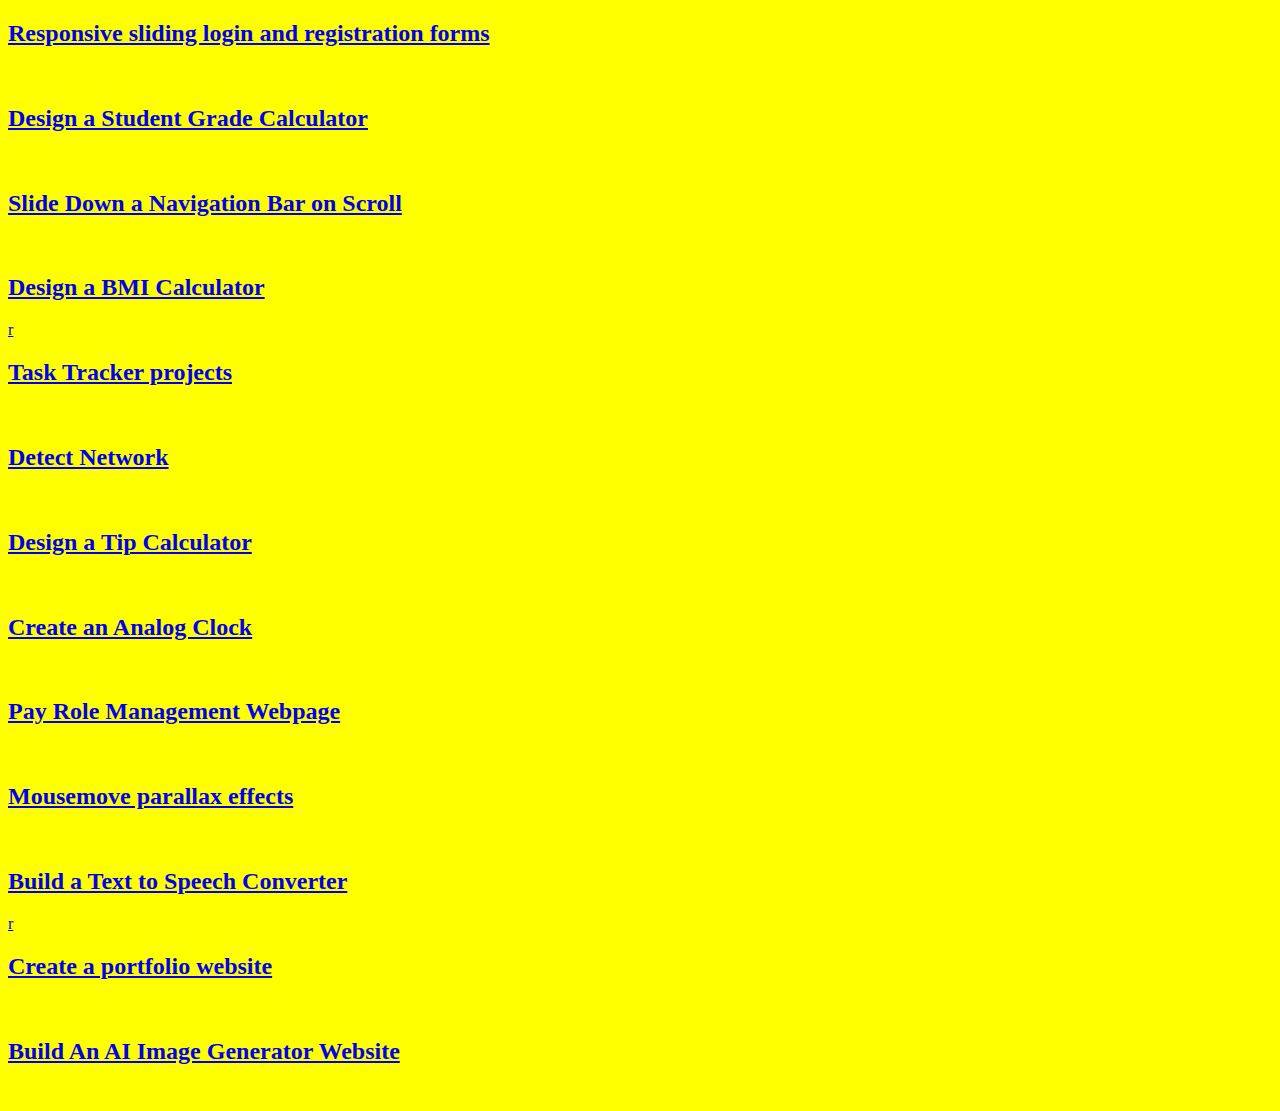
<file: myprojects.html>
<!DOCTYPE html>
<html lang="en">
<head>
    <meta charset="UTF-8">
    <meta name="viewport" content="width=device-width, initial-scale=1.0">
    <title>my projects</title>
</head>
<body bgcolor="yellow">
    <a href="Sliding Login Form.html"><h2>Responsive sliding login and registration forms</h2></a><br>
    <a href="project2.html"><h2>Design a Student Grade Calculator</h2></a><br>
    <a href="project3.html"><h2>Slide Down a Navigation Bar on Scroll</h2></a><br>
    <a href="project4.html"><h2>Design a BMI Calculator</h2>r</a><br>
    <a href="project5.html"><h2>Task Tracker projects</h2></a><br>
    <a href="project6.html"><h2>Detect Network</h2></a><br>
    <a href="project6_b.html"><h2>Design a Tip Calculator</h2></a><br>
    <a href="project7.html"><h2> Create an Analog Clock</h2></a><br>
    <a href="project8.html"><h2>Pay Role Management Webpage</h2></a><br>
    <a href="project9.html"> <h2>Mousemove parallax effects </h2></a><br>
    <a href="project10.html"> <h2>Build a Text to Speech Converter</h2>r</a><br>
    <a href="https://abhinavjeeind.github.io/portfoli/"><h2>Create a portfolio website</h2></a><br>
    <a href="project11.html"><h2>Build An AI Image Generator Website</h2> </a><br>
</body>
</html>
</file>
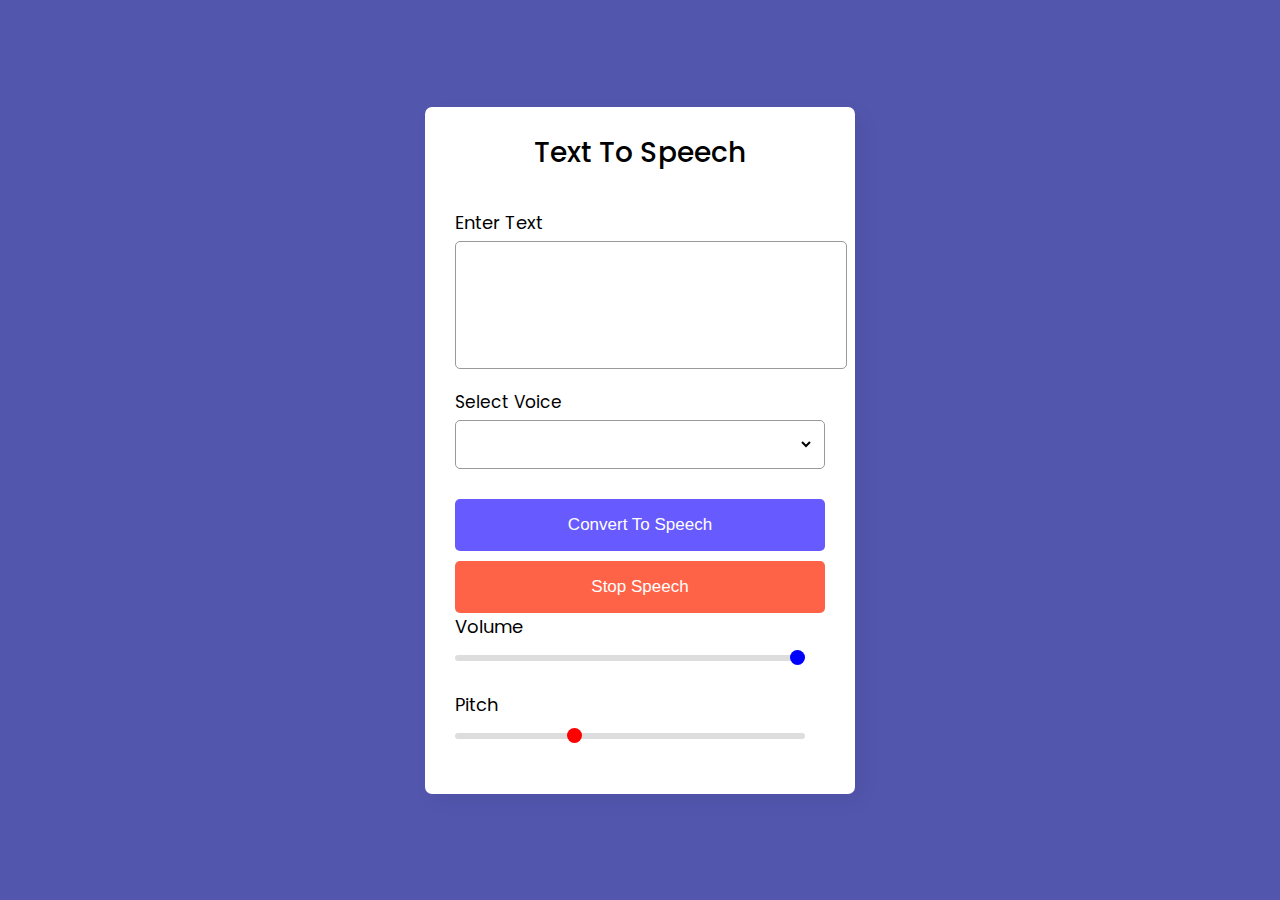
<file: project10.html>
<!DOCTYPE html>
<html lang="en" dir="ltr">
<head>
  <meta charset="utf-8">
  <title>Text To Speech in JavaScript</title>
  <meta name="viewport" content="width=device-width, initial-scale=1.0">
  <style>
    @import url('https://fonts.googleapis.com/css2?family=Poppins:wght@400;500;600;700&display=swap');

    body {
      display: flex;
      align-items: center;
      justify-content: center;
      min-height: 100vh;
      background: #5256AD;
      margin: 0;
      padding: 0;
      box-sizing: border-box;
      font-family: 'Poppins', sans-serif;
    }

    ::selection {
      color: #fff;
      background: #5256AD;
    }

    .wrapper {
      width: 370px;
      padding: 25px 30px;
      border-radius: 7px;
      background: #fff;
      box-shadow: 7px 7px 20px rgba(0,0,0,0.05);
    }

    .wrapper header {
      font-size: 28px;
      font-weight: 500;
      text-align: center;
    }

    .wrapper form {
      margin: 35px 0 20px;
    }

    .wrapper form .row {
      display: flex;
      margin-bottom: 20px;
      flex-direction: column;
    }

    .wrapper form .row label {
      font-size: 18px;
      margin-bottom: 5px;
    }

    .wrapper form .row:nth-child(2) label {
      font-size: 17px;
    }

    .wrapper form :where(textarea, select, button, input[type="range"]) {
      outline: none;
      width: 100%;
      height: 100%;
      border: none;
      border-radius: 5px;
    }

    .wrapper form .row textarea {
      resize: none;
      height: 110px;
      font-size: 15px;
      padding: 8px 10px;
      border: 1px solid #999;
    }

    .wrapper form .row textarea::-webkit-scrollbar {
      width: 0px;
    }

    .wrapper form .row .outer {
      height: 47px;
      display: flex;
      padding: 0 10px;
      align-items: center;
      border-radius: 5px;
      justify-content: center;
      border: 1px solid #999;
    }

    .wrapper form .row select {
      font-size: 14px;
      background: none;
    }

    .wrapper form .row select::-webkit-scrollbar {
      width: 8px;
    }

    .wrapper form .row select::-webkit-scrollbar-track {
      background: #fff;
    }

    .wrapper form .row select::-webkit-scrollbar-thumb {
      background: #888;
      border-radius: 8px;
      border-right: 2px solid #ffffff;
    }

    .wrapper form button {
      height: 52px;
      color: #fff;
      font-size: 17px;
      cursor: pointer;
      margin-top: 10px;
      background: #675AFE;
      transition: 0.3s ease;
    }

    .wrapper form button:hover {
      background: #4534fe;
    }

    /* Additional styles for new buttons */
    .wrapper form button.stop {
      background: #FF6347; /* Red color */
    }

    .wrapper form input[type="range"] {
      width: calc(100% - 20px);
      -webkit-appearance: none;
      appearance: none;
      height: 6px;
      border-radius: 5px;
      background: #ddd;
      outline: none;
      margin: 10px 0;
    }

    .wrapper form input[type="range"].volume::-webkit-slider-thumb {
      -webkit-appearance: none;
      appearance: none;
      width: 15px;
      height: 15px;
      border-radius: 50%;
      background: #00f; /* Blue color */
      cursor: pointer;
    }

    .wrapper form input[type="range"].pitch::-webkit-slider-thumb {
      -webkit-appearance: none;
      appearance: none;
      width: 15px;
      height: 15px;
      border-radius: 50%;
      background: #f00; /* Red color */
      cursor: pointer;
    }

    @media(max-width: 400px){
      .wrapper{
        max-width: 345px;
        width: 100%;
      }
    }
  </style>
</head>
<body>
<div class="wrapper">
  <header>Text To Speech</header>
  <form action="#">
    <div class="row">
      <label>Enter Text</label>
      <textarea></textarea>
    </div>
    <div class="row">
      <label>Select Voice</label>
      <div class="outer">
        <select></select>
      </div>
    </div>
    <button>Convert To Speech</button>
    <button class="stop">Stop Speech</button> <!-- Stop Button -->
    <div class="row">
      <label>Volume</label>
      <input type="range" class="volume" min="0" max="1" step="0.1" value="1"> <!-- Slider for Volume -->
    </div>
    <div class="row">
      <label>Pitch</label>
      <input type="range" class="pitch" min="0.5" max="2" step="0.1" value="1"> <!-- Slider for Pitch -->
    </div>
  </form>
</div>

<script>
  const textarea = document.querySelector("textarea"),
    voiceList = document.querySelector("select"),
    speechBtn = document.querySelector("button"),
    stopBtn = document.querySelector(".stop"),
    volumeSlider = document.querySelector(".volume"),
    pitchSlider = document.querySelector(".pitch");

  let synth = window.speechSynthesis,
    isSpeaking = true;

  voices();

  function voices() {
    for (let voice of synth.getVoices()) {
      let selected = voice.name === "Google US English" ? "selected" : "";
      let option = `<option value="${voice.name}" ${selected}>${voice.name} (${voice.lang})</option>`;
      voiceList.insertAdjacentHTML("beforeend", option);
    }
  }

  synth.addEventListener("voiceschanged", voices);

  function textToSpeech(text) {
    let utterance = new SpeechSynthesisUtterance(text);
    for (let voice of synth.getVoices()) {
      if (voice.name === voiceList.value) {
        utterance.voice = voice;
      }
    }
    utterance.volume = parseFloat(volumeSlider.value);
    utterance.pitch = parseFloat(pitchSlider.value);
    synth.speak(utterance);
  }

  speechBtn.addEventListener("click", e => {
    e.preventDefault();
    if (textarea.value !== "") {
      if (!synth.speaking) {
        textToSpeech(textarea.value);
      }
      if (textarea.value.length > 80) {
        setInterval(() => {
          if (!synth.speaking && !isSpeaking) {
            isSpeaking = true;
            speechBtn.innerText = "Convert To Speech";
          } else {
          }
        }, 500);
        if (isSpeaking) {
          synth.resume();
          isSpeaking = false;
          speechBtn.innerText = "Pause Speech";
        } else {
          synth.pause();
          isSpeaking = true;
          speechBtn.innerText = "Resume Speech";
        }
      } else {
        speechBtn.innerText = "Convert To Speech";
      }
    }
  });

  stopBtn.addEventListener("click", () => {
    synth.cancel();
  });

  volumeSlider.addEventListener("input", () => {
    textToSpeech(textarea.value);
  });

  pitchSlider.addEventListener("input", () => {
    textToSpeech(textarea.value);
  });
</script>
</body>
</html>
</file>
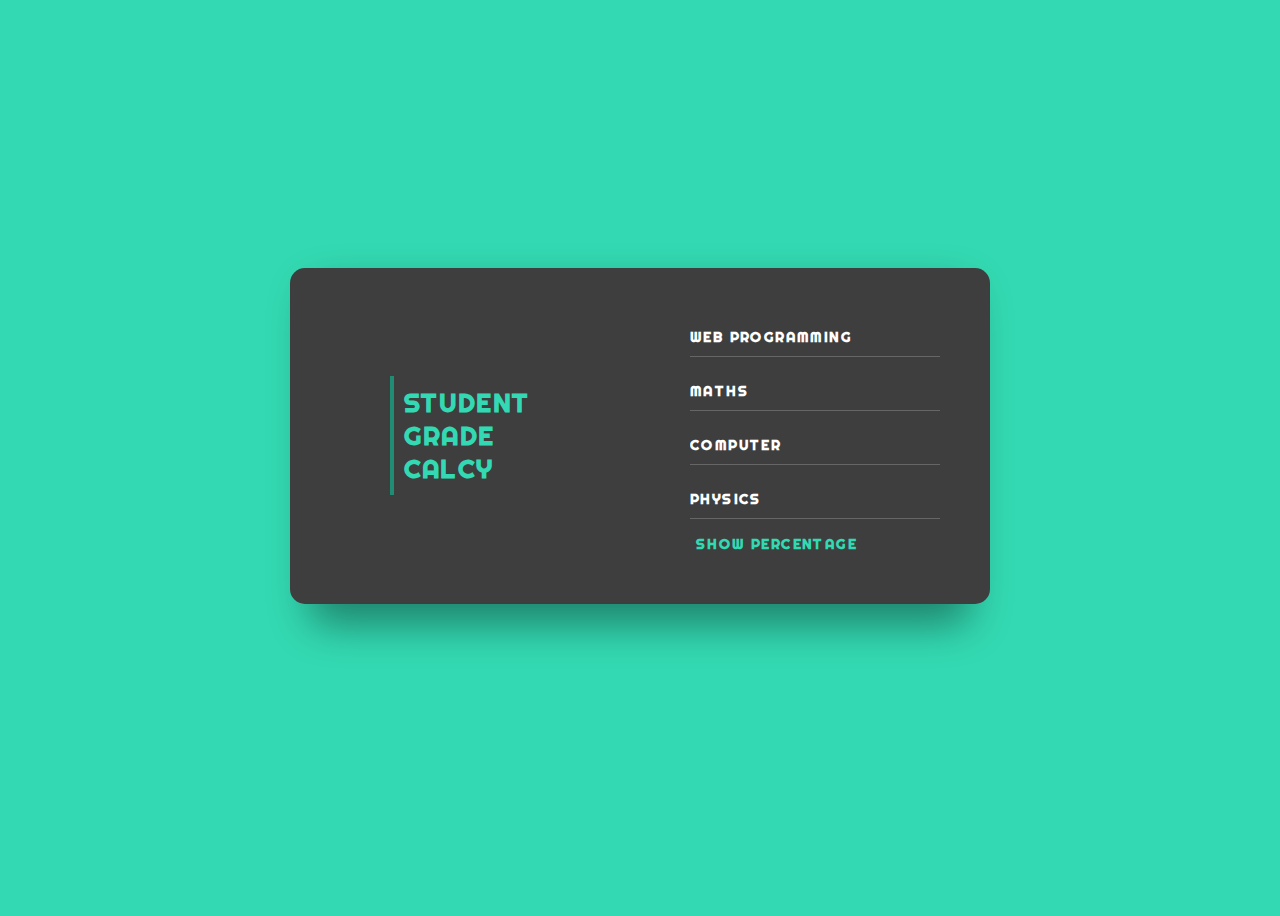
<file: project2.html>
<!DOCTYPE html>
<html>
<head>
  <title>Student Grade Calculator</title>
  <link href="https://fonts.googleapis.com/css?family=Righteous&display=swap" rel="stylesheet">
  <link rel="stylesheet" href="https://cdnjs.cloudflare.com/ajax/libs/animate.css/3.7.2/animate.min.css">
  <style>
    body {
      background: #33d9b2;
      font-size: 12px;
    }

    body, button, input {
      font-family: 'Righteous', cursive;
      font-weight: 700;
      letter-spacing: 1.4px;
    }

    .background {
      display: flex;
      min-height: 100vh;
    }

    .container {
      flex: 0 1 700px;
      margin: auto;
      padding: 10px;
    }

    .screen {
      position: relative;
      background: #3e3e3e;
      border-radius: 15px;
    }

    .screen:after {
      content: '';
      display: block;
      position: absolute;
      top: 0;
      left: 20px;
      right: 20px;
      bottom: 0;
      border-radius: 15px;
      box-shadow: 0 20px 40px rgba(0, 0, 0, .4);
      z-index: -1;
    }

    .screen-body {
      display: flex;
    }

    .screen-body-item {
      flex: 1;
      padding: 50px;
    }

    .screen-body-item.left {
      display: flex;
      flex-direction: column;
      justify-content: center;
      align-items: center;
    }

    .app-title {
      display: flex;
      justify-content: center;
      align-items: center;
      color: #33d9b2;
      font-size: 26px;
      text-transform: uppercase;
      border-left: 4px solid #218c74;
      padding: 10px;
    }

    .app-form-group {
      margin-bottom: 15px;
    }

    .app-form-group.buttons {
      margin-bottom: 0;
      text-align: right;
    }

    .app-form-control {
      width: 100%;
      padding: 10px 0;
      background: none;
      border: none;
      border-bottom: 1px solid #666;
      color: #ddd;
      font-size: 14px;
      text-transform: uppercase;
      outline: none;
      transition: border-color .2s;
    }

    .app-form-control::placeholder {
      color: #FFF;
    }

    .app-form-control:focus {
      border-bottom-color: #ddd;
    }

    .app-form-button {
      background: none;
      border: none;
      color: #33d9b2;
      font-size: 14px;
      cursor: pointer;
      outline: none;
      text-transform: uppercase;
    }

    .app-form-button:hover {
      color: #218c74;
    }

    .showdata {
      text-align: center;
      color: white;
      font-size: 1.2rem;
      padding-top: -10px;
      padding-bottom: 10px;
    }
  </style>
</head>
<body>
  <div class="background">
    <div class="container">
      <div class="screen">
        <div class="screen-body">
          <div class="screen-body-item left">
            <div class="app-title">
              <div class="animated infinite pulse">
                Student <br> Grade <br> Calcy
              </div>
            </div>
          </div>
          <div class="screen-body-item">
            <div class="app-form">
              <div class="app-form-group">
                <input type="text" class="app-form-control" placeholder="Web Programming" id="wd">
              </div>
              <div class="app-form-group">
                <input type="text" class="app-form-control" placeholder="Maths" id="maths">
              </div>
              <div class="app-form-group">
                <input type="text" class="app-form-control" placeholder="Computer" id="comp">
              </div>
              <div class="app-form-group">
                <input type="text" class="app-form-control" placeholder="Physics" id="phy">
              </div>
              <div>
                <input type="button" value="Show Percentage" class="app-form-button" onclick="calcy()">
              </div>
            </div>
          </div>
        </div>
      </div>
      <div class="app-form-group showdata">
        <p id="showData"></p>
      </div>
    </div>
  </div>

  <script>
    const calcy = () => {
      let wd = parseFloat(document.getElementById('wd').value);
      let maths = parseFloat(document.getElementById('maths').value);
      let comp = parseFloat(document.getElementById('comp').value);
      let phy = parseFloat(document.getElementById('phy').value);
      let grades = "";

      let totalGrades = wd + maths + comp + phy;
      let perc = (totalGrades / 400) * 100;

      if (perc >= 80) {
        grades = 'A';
      } else if (perc >= 60) {
        grades = 'B';
      } else if (perc >= 40) {
        grades = 'C';
      } else {
        grades = 'F';
      }

      if (perc >= 40) {
        document.getElementById('showData').innerHTML = `Out of 400 your total is ${totalGrades} and percentage is ${perc}%. Your grade is ${grades}. You passed.`;
      } else {
        document.getElementById('showData').innerHTML = `Out of 400 your total is ${totalGrades} and percentage is ${perc}%. Your grade is ${grades}. You failed.`;
      }
    }
  </script>
</body>
</html>
</file>
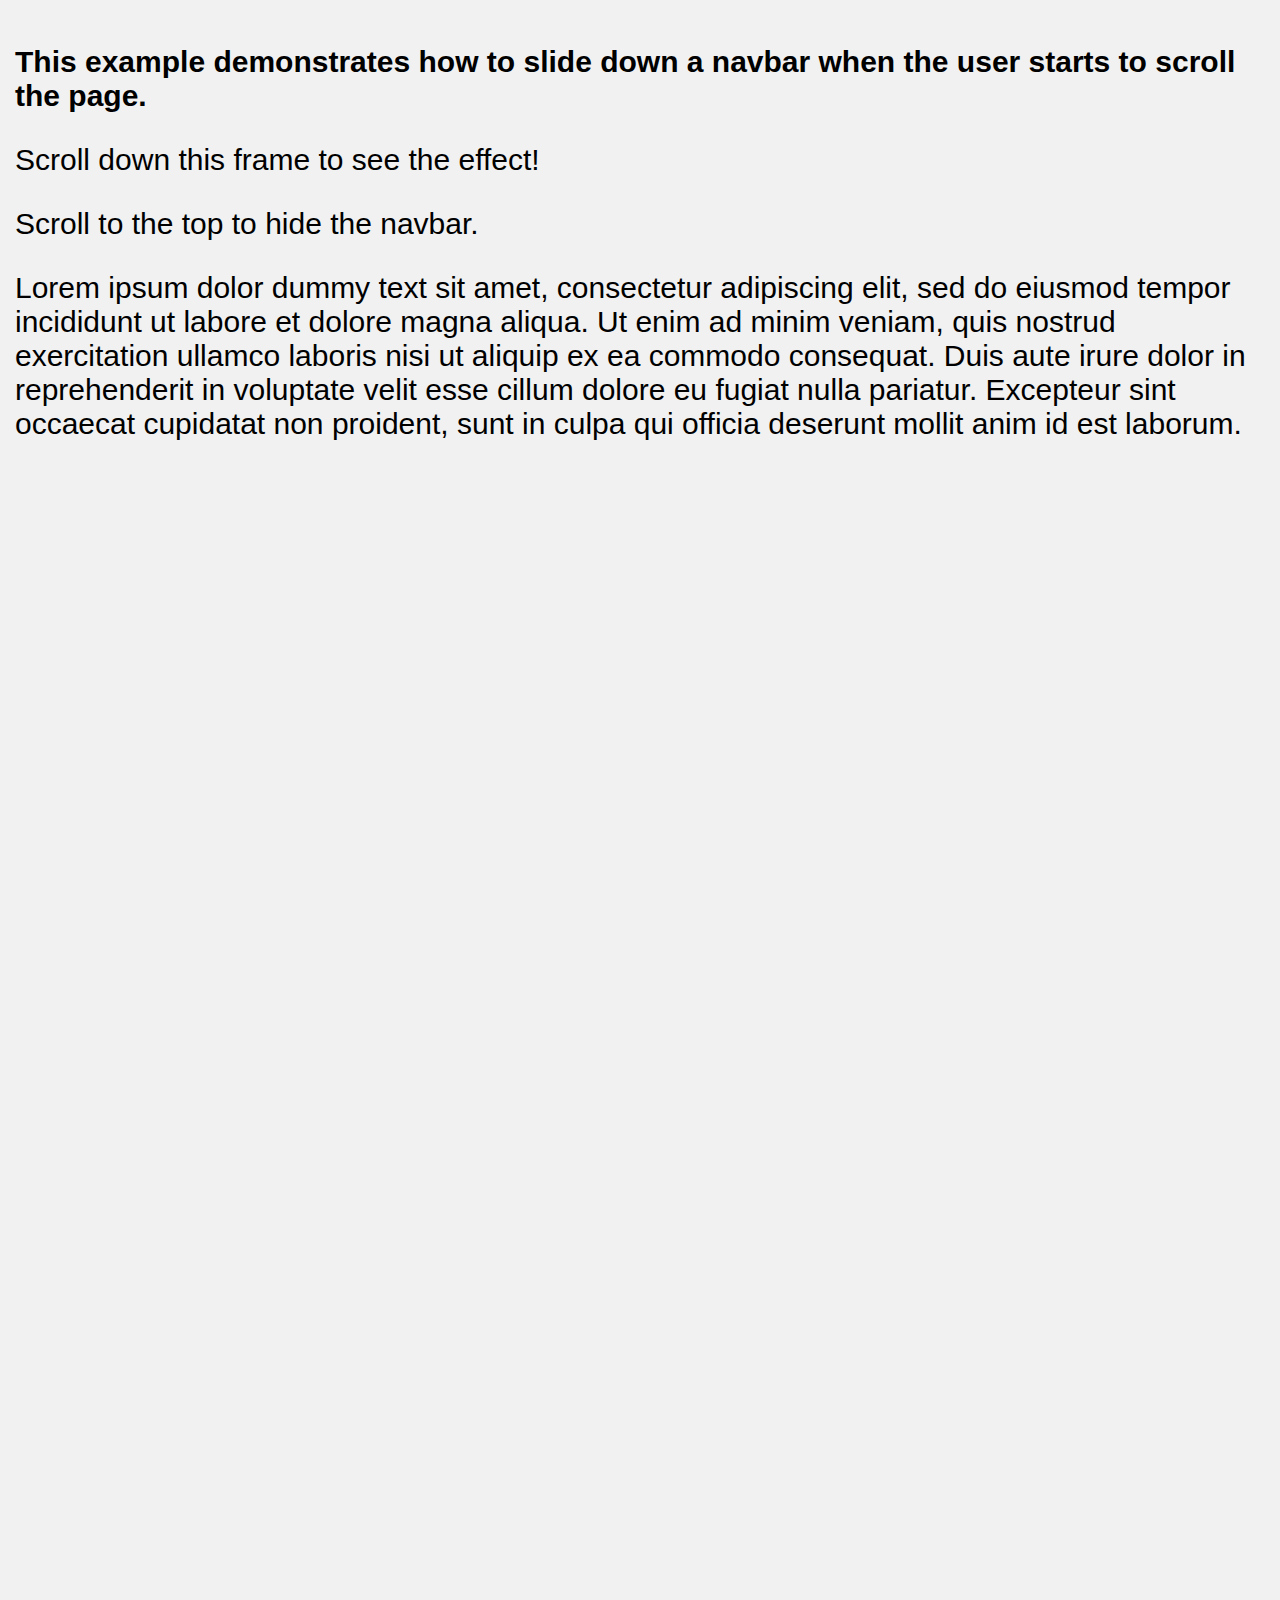
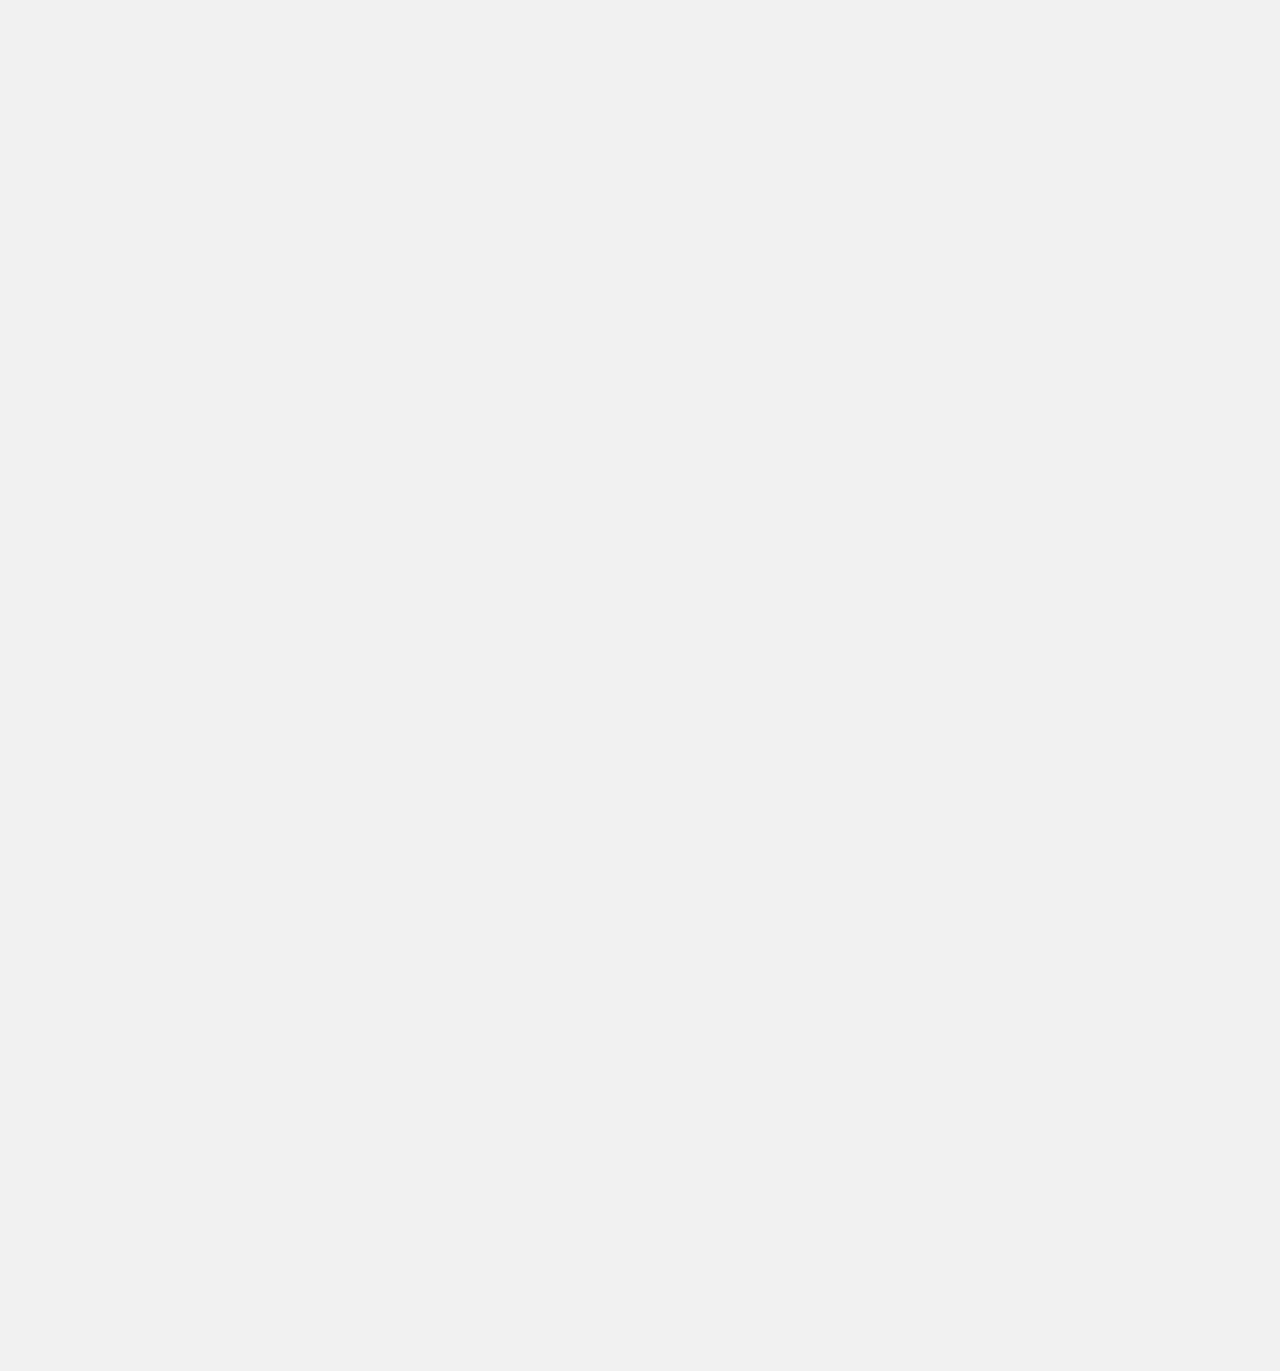
<file: project3.html>
<!DOCTYPE html>
<html>
<head>
<meta name="viewport" content="width=device-width, initial-scale=1">
<style>
body {
  margin: 0;
  background-color: #f1f1f1;
  font-family: Arial, Helvetica, sans-serif;
}

#navbar {
  background-color: #333;
  position: fixed;
  top: -50px;
  width: 100%;
  display: block;
  transition: top 0.3s;
}

#navbar a {
  float: left;
  display: block;
  color: #f2f2f2;
  text-align: center;
  padding: 15px;
  text-decoration: none;
  font-size: 17px;
}

#navbar a:hover {
  background-color: #ddd;
  color: black;
}
</style>
</head>
<body>

<div id="navbar">
  <a href="#home">Home</a>
  <a href="#news">News</a>
  <a href="#contact">Contact</a>
</div>

<div style="padding:15px 15px 2500px;font-size:30px">
  <p><b>This example demonstrates how to slide down a navbar when the user starts to scroll the page.</b></p>
  <p>Scroll down this frame to see the effect!</p>
  <p>Scroll to the top to hide the navbar.</p>
  <p>Lorem ipsum dolor dummy text sit amet, consectetur adipiscing elit, sed do eiusmod tempor incididunt ut labore et dolore magna aliqua. Ut enim ad minim veniam, quis nostrud exercitation ullamco laboris nisi ut aliquip ex ea commodo consequat. Duis aute irure dolor in reprehenderit in voluptate velit esse cillum dolore eu fugiat nulla pariatur. Excepteur sint occaecat cupidatat non proident, sunt in culpa qui officia deserunt mollit anim id est laborum.</p>
</div>

<script>
// When the user scrolls down 20px from the top of the document, slide down the navbar
window.onscroll = function() {scrollFunction()};

function scrollFunction() {
  if (document.body.scrollTop > 20 || document.documentElement.scrollTop > 20) {
    document.getElementById("navbar").style.top = "0";
  } else {
    document.getElementById("navbar").style.top = "-50px";
  }
}
</script>

</body>
</html>
</file>
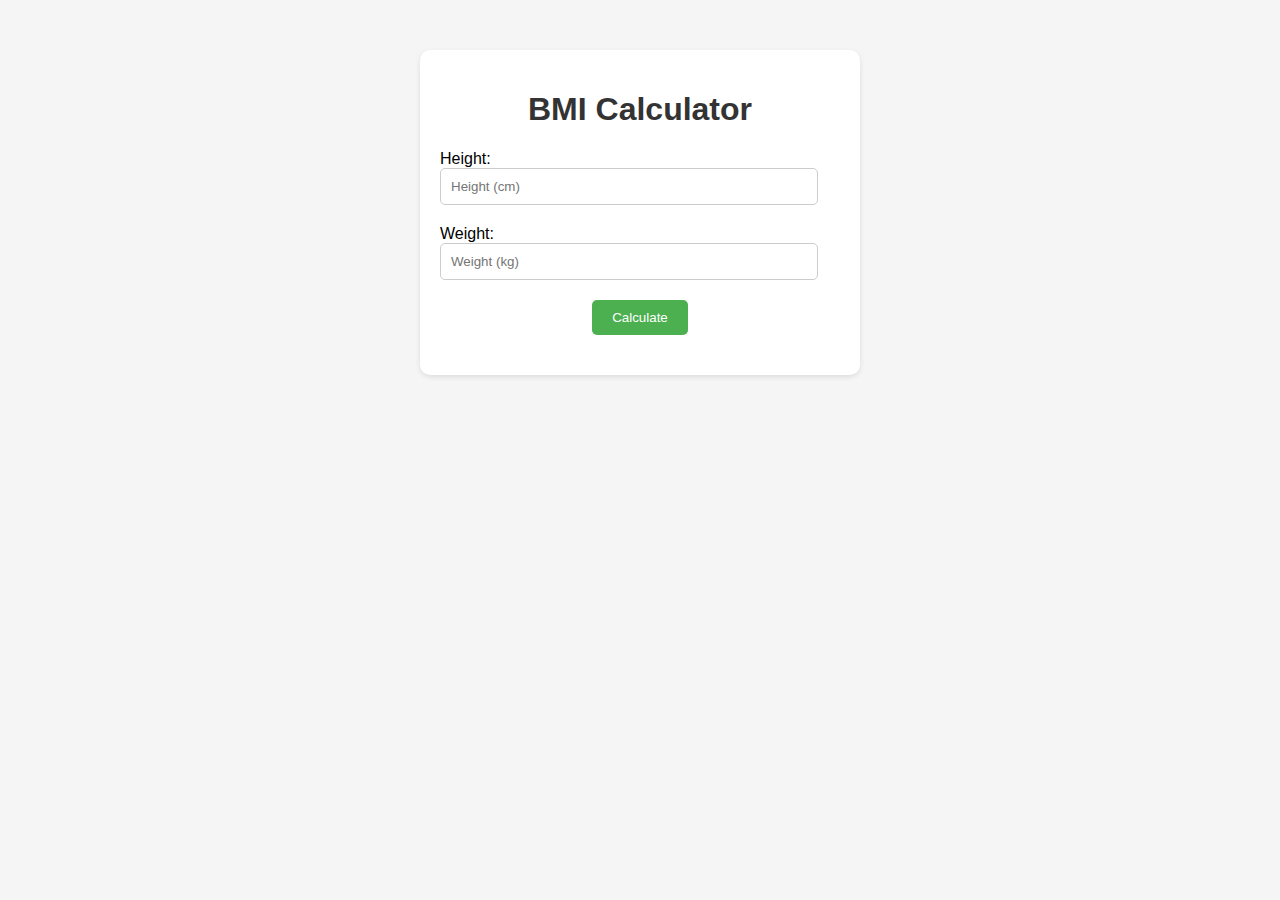
<file: project4.html>
<!DOCTYPE html>
<html lang="en">
<head>
  <meta charset="UTF-8">
  <meta name="viewport" content="width=device-width, initial-scale=1.0">
  <title>BMI Calculator</title>
  <style>
    body {
      background-color: #f5f5f5;
      font-family: Arial, sans-serif;
      margin: 0;
      padding: 0;
    }

    .container {
      max-width: 400px;
      margin: 50px auto;
      padding: 20px;
      background-color: #fff;
      border-radius: 10px;
      box-shadow: 0 2px 5px rgba(0, 0, 0, 0.1);
      text-align: center;
    }

    h1 {
      color: #333;
    }

    .input-container {
      margin-bottom: 20px;
      text-align: left;
    }

    input[type="number"] {
      width: calc(100% - 22px);
      padding: 10px;
      border: 1px solid #ccc;
      border-radius: 5px;
      box-sizing: border-box;
    }

    button {
      background-color: #4caf50;
      color: #fff;
      border: none;
      padding: 10px 20px;
      border-radius: 5px;
      cursor: pointer;
      transition: background-color 0.3s;
    }

    button:hover {
      background-color: #45a049;
    }

    #result {
      margin-top: 20px;
      font-weight: bold;
      color: #333;
    }
  </style>
</head>
<body>
  <div class="container">
    <h1>BMI Calculator</h1>
    <div class="input-container">
      <label for="height">Height:</label>
      <input type="number" id="height" placeholder="Height (cm)">
    </div>
    <div class="input-container">
      <label for="weight">Weight:</label>
      <input type="number" id="weight" placeholder="Weight (kg)">
    </div>
    <button onclick="calculateBMI()">Calculate</button>
    <div id="result"></div>
  </div>

  <script>
    function calculateBMI() {
      var heightInput = document.getElementById("height");
      var weightInput = document.getElementById("weight");
      var resultDiv = document.getElementById("result");

      var height = parseFloat(heightInput.value);
      var weight = parseFloat(weightInput.value);

      if (isNaN(height) || isNaN(weight)) {
        resultDiv.innerHTML = "Please enter valid height and weight.";
        return;
      }

      var bmi = weight / ((height / 100) ** 2);
      var category = "";

      if (bmi < 18.5) {
        category = "Underweight";
      } else if (bmi < 25) {
        category = "Normal weight";
      } else if (bmi < 30) {
        category = "Overweight";
      } else {
        category = "Obese";
      }

      resultDiv.innerHTML = "Your BMI is " + bmi.toFixed(2) + " (" + category + ")";
    }
  </script>
</body>
</html>
</file>
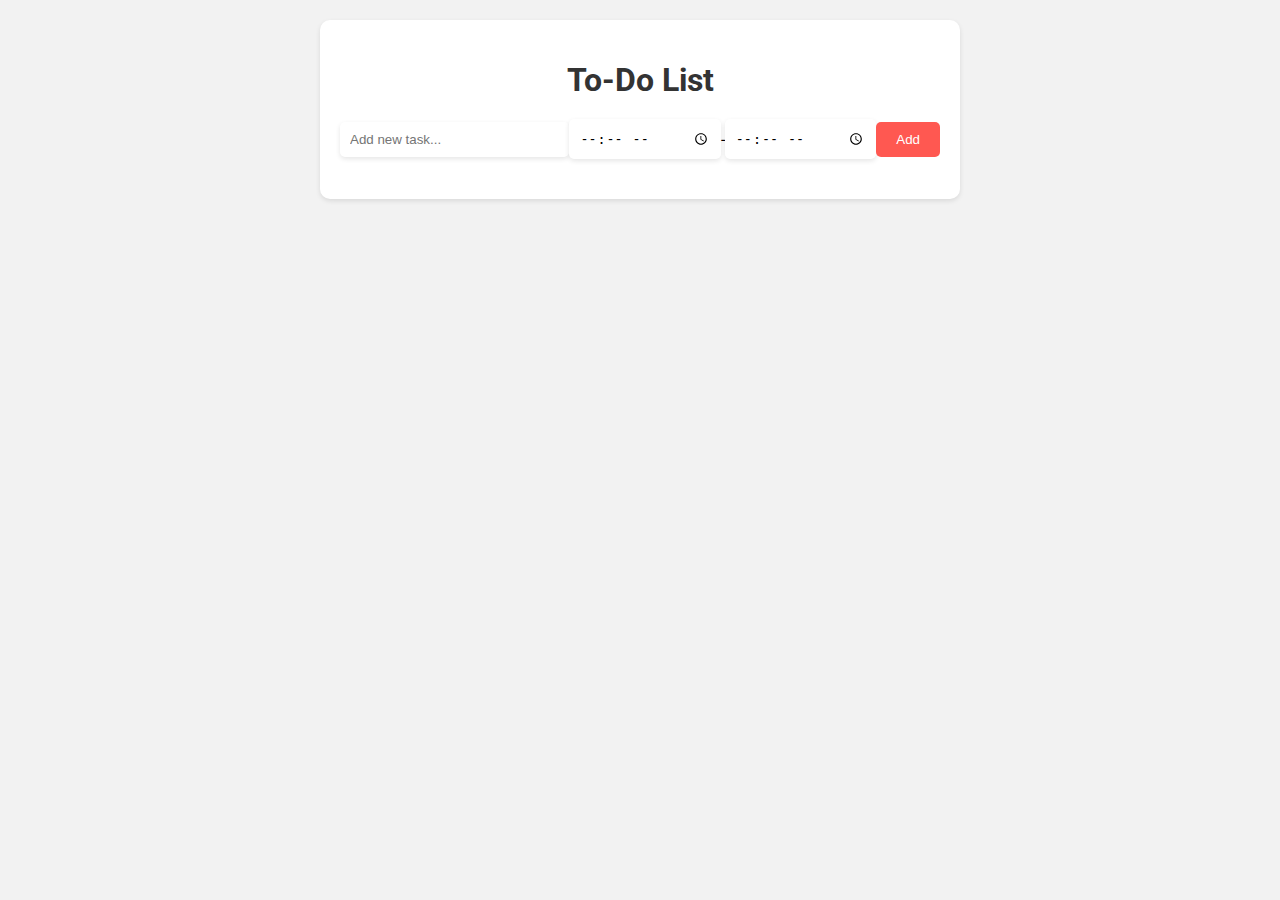
<file: project5.html>
<!DOCTYPE html>
<html>
<head>
    <title>To-Do List Application</title>
    <link href="https://fonts.googleapis.com/css2?family=Roboto:wght@400;700&display=swap" rel="stylesheet">
    <style>
        body {
            font-family: 'Roboto', sans-serif;
            background-color: #f2f2f2;
            margin: 0;
            padding: 0;
        }

        .container {
            max-width: 600px;
            margin: 20px auto;
            padding: 20px;
            background-color: #fff;
            border-radius: 10px;
            box-shadow: 0 2px 5px rgba(0, 0, 0, 0.1);
        }

        h1 {
            text-align: center;
            color: #333;
            margin-bottom: 20px;
        }

        .input-container {
            display: flex;
            align-items: center;
            margin-bottom: 20px;
        }

        input[type="text"],
        input[type="time"] {
            flex-grow: 1;
            padding: 10px;
            border-radius: 5px;
            border: none;
            background-color: #fff;
            box-shadow: 0 2px 5px rgba(0, 0, 0, 0.1);
        }

        button {
            padding: 10px 20px;
            background-color: #ff5851;
            color: #fff;
            border: none;
            border-radius: 5px;
            cursor: pointer;
            transition: background-color 0.3s ease;
        }

        button:hover {
            background-color: #ff403a;
        }

        ul {
            list-style-type: none;
            padding: 0;
        }

        li {
            display: flex;
            align-items: center;
            justify-content: space-between;
            padding: 10px;
            margin-bottom: 10px;
            background-color: #fff;
            border-radius: 5px;
            box-shadow: 0 2px 5px rgba(0, 0, 0, 0.1);
        }

        li:hover {
            background-color: #f2f2f2;
        }

        li span {
            margin-right: 10px;
        }

        li button {
            background-color: transparent;
            border: none;
            color: #888;
            cursor: pointer;
            transition: color 0.3s ease;
        }

        li button:hover {
            color: #333;
        }
    </style>
</head>
<body>
    <div class="container">
        <h1>To-Do List</h1>
        <div class="input-container">
            <input type="text" id="taskInput" placeholder="Add new task...">
            <input type="time" id="startTimeInput">
            <span>-</span>
            <input type="time" id="endTimeInput">
            <button onclick="addTask()">Add</button>
        </div>
        <ul id="taskList"></ul>
    </div>
    <script>
        function addTask() {
            var taskInput = document.getElementById("taskInput");
            var startTimeInput = document.getElementById("startTimeInput");
            var endTimeInput = document.getElementById("endTimeInput");
            var task = taskInput.value;
            var startTime = startTimeInput.value;
            var endTime = endTimeInput.value;
            taskInput.value = "";
            startTimeInput.value = "";
            endTimeInput.value = "";

            if (task === "" || startTime === "" || endTime === "") {
                alert("Please enter a task, start time, and end time!");
                return;
            }

            var taskList = document.getElementById("taskList");
            var li = document.createElement("li");
            var taskSpan = document.createElement("span");
            taskSpan.textContent = task;
            var timeSpan = document.createElement("span");
            timeSpan.textContent = startTime + " - " + endTime;
            var removeButton = document.createElement("button");
            removeButton.textContent = "Remove";
            removeButton.addEventListener("click", function () {
                li.remove();
            });
            li.appendChild(taskSpan);
            li.appendChild(timeSpan);
            li.appendChild(removeButton);
            taskList.appendChild(li);
        }
    </script>
</body>
</html>
</file>
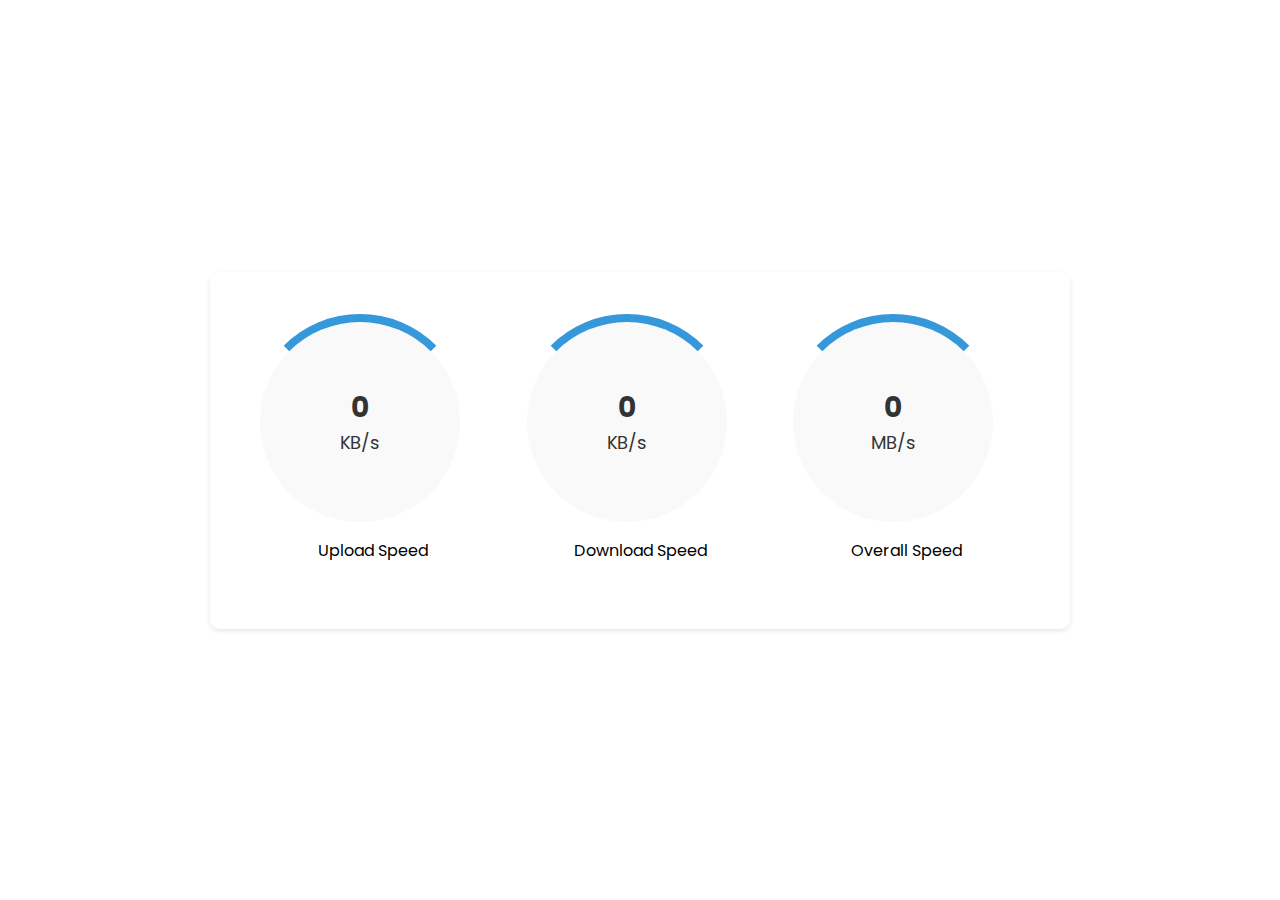
<file: project6.html>
<!DOCTYPE html>
<html lang="en">

<head>
    <meta charset="UTF-8">
    <meta name="viewport" content="width=device-width, initial-scale=1.0">
    <title>Check Internet Speed</title>
    <link href="https://fonts.googleapis.com/css2?family=Poppins:wght@400;500&display=swap" rel="stylesheet">
    <style>
        body {
            font-family: 'Poppins', sans-serif;
            margin: 0;
            padding: 0;
            display: flex;
            justify-content: center;
            align-items: center;
            height: 100vh;
            background-image: url('https://source.unsplash.com/random?topics=nature');
            background-size: cover;
        }

        .container {
            background-color: rgba(255, 255, 255, 0.8);
            border-radius: 10px;
            box-shadow: 0 2px 5px rgba(0, 0, 0, 0.1);
            padding: 30px;
            width: 800px;
            display: flex;
            justify-content: space-between;
            align-items: center;
            transition: background-color 0.5s ease;
        }

        .section {
            text-align: center;
            padding: 20px;
            border-radius: 10px;
            flex: 1;
        }

        .speed-indicator {
            position: relative;
            width: 200px;
            height: 200px;
            border-radius: 50%;
            background: #f9f9f9;
            display: flex;
            align-items: center;
            justify-content: center;
            flex-direction: column;
            font-size: 28px;
            font-weight: bold;
            color: #333;
            transition: transform 1s ease;
        }

        .kbps,
        .mbps {
            font-size: 18px;
            font-weight: normal;
        }

        .speed-increase {
            position: absolute;
            width: 100%;
            height: 100%;
            border-radius: 50%;
            border: 8px solid transparent;
            border-top-color: #3498db;
            animation: spin 1s linear forwards;
        }

        @keyframes spin {
            100% {
                transform: rotate(360deg);
            }
        }
    </style>
</head>

<body>
    <div class="container">
        <div class="section" id="uploadSection">
            <div class="speed-indicator">
                <div class="speed-increase"></div>
                <span id="uploadSpeed">0</span>
                <span class="kbps">KB/s</span>
            </div>
            <p>Upload Speed</p>
        </div>
        <div class="section" id="downloadSection">
            <div class="speed-indicator">
                <div class="speed-increase"></div>
                <span id="downloadSpeed">0</span>
                <span class="kbps">KB/s</span>
            </div>
            <p>Download Speed</p>
        </div>
        <div class="section" id="overallSection">
            <div class="speed-indicator">
                <div class="speed-increase"></div>
                <span id="overallSpeed">0</span>
                <span class="mbps">MB/s</span>
            </div>
            <p>Overall Speed</p>
        </div>
    </div>

    <script>
        let uploadSection = document.getElementById("uploadSection");
        let downloadSection = document.getElementById("downloadSection");
        let overallSection = document.getElementById("overallSection");

        function updateSpeed(speed) {
            document.querySelectorAll(".kbps").forEach(span => {
                span.textContent = speed.toFixed(2) + " KB/s";
            });
            document.querySelectorAll(".mbps").forEach(span => {
                span.textContent = (speed / 1024).toFixed(2) + " MB/s";
            });
            document.querySelectorAll(".speed-increase").forEach(indicator => {
                indicator.style.animation = "none";
            });

            // Change colors after speed detection
            uploadSection.style.backgroundColor = "#f39c12";
            downloadSection.style.backgroundColor = "#27ae60";
            overallSection.style.backgroundColor = "#DAF7A6 ";
        }

        let currentSpeed = 0;
        setTimeout(() => {
            currentSpeed = 500;
            updateSpeed(currentSpeed);
        }, 1000);
    </script>
</body>

</html>
</file>
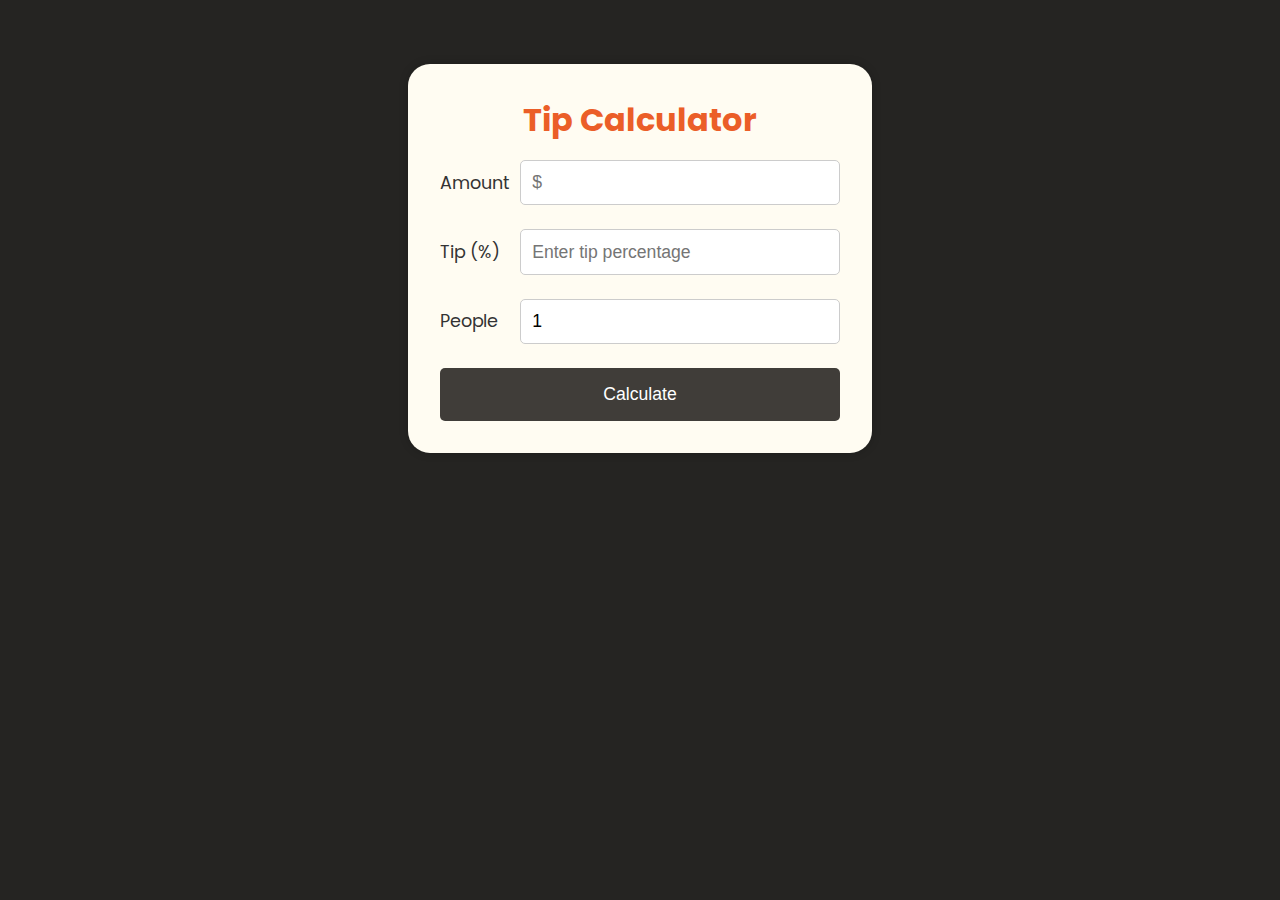
<file: project6_b.html>
<!DOCTYPE html> 
<html lang="en">

<head>
    <meta charset="UTF-8">
    <meta name="viewport" content="width=device-width, initial-scale=1.0">
    <title>Tip Calculator</title>
    <link href="https://fonts.googleapis.com/css2?family=Poppins:wght@400;500&display=swap" rel="stylesheet">
    <style> 
        body {
            font-family: 'Poppins', sans-serif;
            background-color: #252422;
            display: flex;
            align-items: center;
            justify-content: center;
            margin: 0;
            padding: 0;
        }

        .calculator {
            background-color: #fffcf2;
            border-radius: 22px;
            padding: 2rem;
            margin: 4rem 0;
            width: 400px;
            box-shadow: 0 0 10px rgba(0, 0, 0, 0.2);
        }

        .calculator__title {
            color: #eb5e28;
            margin: 0 0 1rem 0;
            text-align: center;
        }

        .field {
            display: flex;
            align-items: center;
            margin-bottom: 1.5rem;
        }

        .field__label {
            flex: 0 0 20%;
            cursor: pointer;
            font-size: 1.1rem;
            color: #333;
        }

        .field__input {
            flex: 1;
            padding: 0.7rem;
            font-size: 1.1rem;
            border-radius: 5px;
            border: 1px solid #ccc;
        }

        .field__input[type="number"]::-webkit-inner-spin-button,
        .field__input[type="number"]::-webkit-outer-spin-button {
            -webkit-appearance: none;
            margin: 0;
        }

        #tip {
            width: 100%;
        }

        #calculate {
            background-color: #403d39;
            color: white;
            border: none;
            padding: 1rem 1.4rem;
            font-size: 1.1rem;
            border-radius: 5px;
            cursor: pointer;
            transition: background-color 0.3s ease;
            width: 100%;
        }

        #calculate:hover {
            background-color: #5e5c59;
        }

        .info {
            display: none;
            font-size: 1.4rem;
            margin-top: 1rem;
        }

        .info__tip,
        .info__total {
            margin-bottom: 0.5rem;
        }

        .info__tip {
            color: #eb5e28;
        }

        .info__total {
            color: #333;
        }
    </style>
</head>

<body>
    <div class="calculator">
        <h1 class="calculator__title">Tip Calculator</h1>
        <div class="field">
            <label for="amount" class="field__label">Amount</label>
            <input type="number" name="amount" id="amount" placeholder="$" class="field__input">
        </div>
        <div class="field">
            <label for="tip" class="field__label">Tip (%)</label>
            <input type="number" name="tip" id="tip" placeholder="Enter tip percentage" class="field__input">
        </div>
        <div class="field">
            <label for="people" class="field__label">People</label>
            <input type="number" value="1" min="1" step="1" id="people" class="field__input">
        </div>
        <button id="calculate">Calculate</button>
        <div class="info">
            <p class="info__tip"></p>
            <p class="info__total"></p>
        </div>
    </div>
    <script>
        window.addEventListener("DOMContentLoaded", () => {
            document.getElementById("calculate").addEventListener("click", () => {
                const amount = parseFloat(document.getElementById("amount").value);

                if (isNaN(amount)) return;

                const tipEl = document.getElementById("tip");
                const tip = Number.parseInt(tipEl.value || 0).toFixed(2);
                const people = Number.parseInt(document.getElementById("people").value);

                const tipInDollars = amount * (tip / 100);
                const subTotal = parseFloat(amount + tipInDollars);
                const total = subTotal / people;

                document.querySelector(".info__tip").innerHTML = `⭐️ Tip: $${parseFloat(tipInDollars).toFixed(2)}`;
                document.querySelector(".info__total").innerHTML = `💰 Total: $${total} ${people > 1 ? "each" : ""}`;
                document.querySelector(".info").style.display = "block";
            });
        });
    </script>
</body>
</html>
</file>
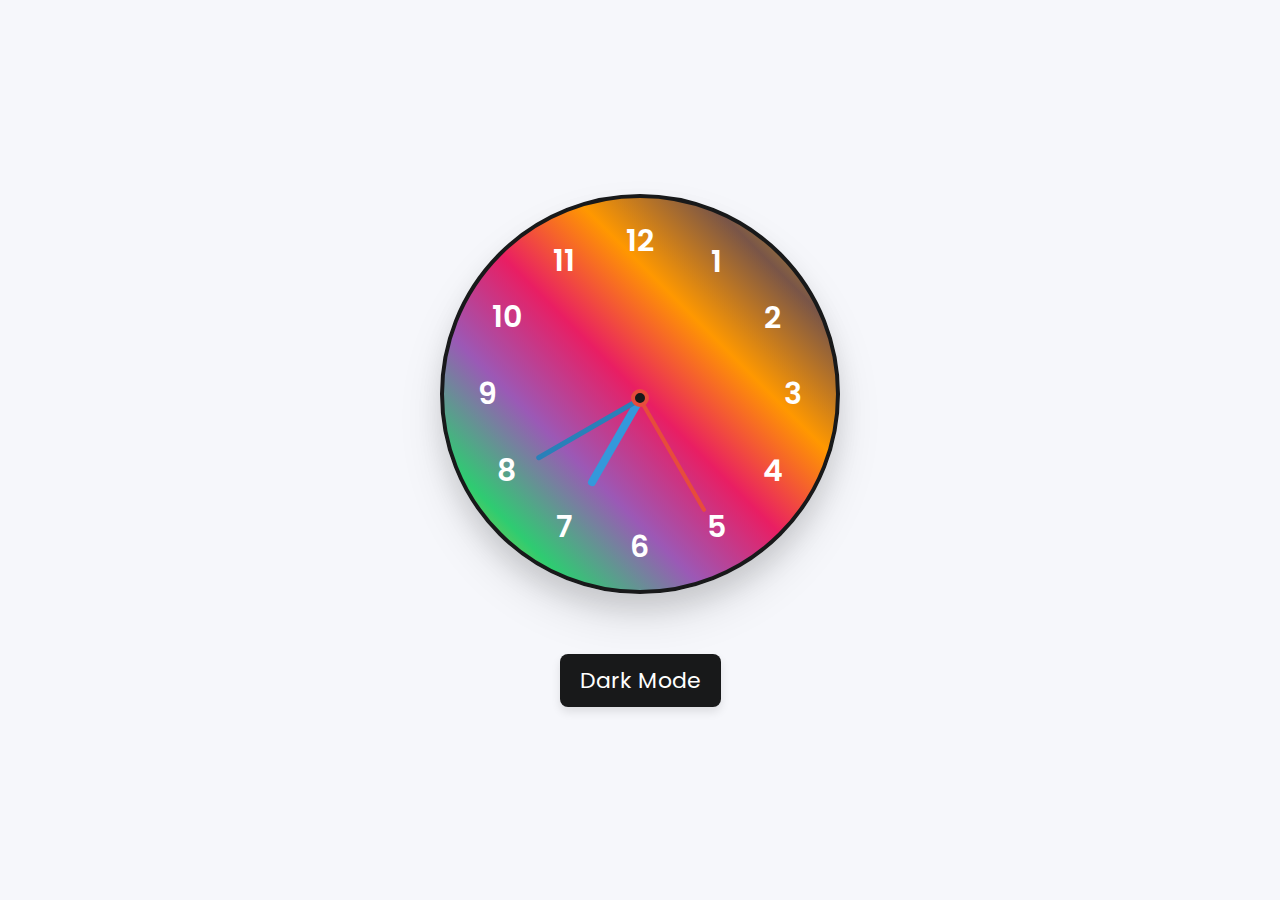
<file: project7.html>
<!DOCTYPE html>
<!-- Coding By CodingNepal - codingnepalweb.com -->
<html lang="en">
<head>
    <meta charset="UTF-8" />
    <meta http-equiv="X-UA-Compatible" content="IE=edge" />
    <meta name="viewport" content="width=device-width, initial-scale=1.0" />
    <title>Analog Clock JavaScript</title>
    <style>
        /* Import Google font - Poppins */
        @import url("https://fonts.googleapis.com/css2?family=Poppins:wght@200;300;400;500;600;700&display=swap");
        * {
            margin: 0;
            padding: 0;
            box-sizing: border-box;
            font-family: "Poppins", sans-serif;
        }
        :root {
            --primary-color: #f6f7fb;
            --white-color: #fff;
            --black-color: #18191a;
            --red-color: #e74c3c;
            --light-blue: #3498db;
            --dark-blue: #2980b9;
            --yellow-color: #f1c40f;
            --green-color: #2ecc71;
            --purple-color: #9b59b6;
            --pink-color: #e91e63;
            --orange-color: #ff9800;
            --brown-color: #795548;
        }
        body {
            display: flex;
            min-height: 100vh;
            align-items: center;
            justify-content: center;
            background: var(--primary-color);
        }
        body.dark {
            --primary-color: #242526;
            --white-color: #18191a;
            --black-color: #fff;
            --red-color: #e74c3c;
            --light-blue: #3498db;
            --dark-blue: #2980b9;
            --yellow-color: #f1c40f;
            --green-color: #2ecc71;
            --purple-color: #9b59b6;
            --pink-color: #e91e63;
            --orange-color: #ff9800;
            --brown-color: #795548;
        }
        .container {
            display: flex;
            flex-direction: column;
            align-items: center;
            gap: 60px;
        }
        .container .clock {
            display: flex;
            height: 400px;
            width: 400px;
            border-radius: 50%;
            align-items: center;
            justify-content: center;
            background: linear-gradient(45deg, var(--yellow-color), var(--green-color), var(--purple-color), var(--pink-color), var(--orange-color), var(--brown-color), var(--yellow-color));
            box-shadow: 0 15px 25px rgba(0, 0, 0, 0.1), 0 25px 45px rgba(0, 0, 0, 0.1);
            position: relative;
            border: 4px solid var(--black-color);
        }
        .clock label {
            position: absolute;
            inset: 20px;
            text-align: center;
            transform: rotate(calc(var(--i) * (360deg / 12)));
            color: var(--white-color);
        }
        .clock label span {
            display: inline-block;
            font-size: 30px;
            font-weight: 600;
            color: var(--white-color);
            transform: rotate(calc(var(--i) * (-360deg / 12)));
        }
        .container .indicator {
            position: absolute;
            height: 10px;
            width: 10px;
            display: flex;
            justify-content: center;
        }
        .indicator::before {
            content: "";
            position: absolute;
            height: 100%;
            width: 100%;
            border-radius: 50%;
            z-index: 100;
            background: var(--black-color);
            border: 4px solid var(--red-color);
        }
        .indicator .hand {
            position: absolute;
            height: 130px;
            width: 4px;
            bottom: 0;
            border-radius: 25px;
            transform-origin: bottom;
            background: var(--red-color);
        }
        .hand.minute {
            height: 120px;
            width: 5px;
            background: var(--dark-blue);
        }
        .hand.hour {
            height: 100px;
            width: 8px;
            background: var(--light-blue);
        }
        .mode-switch {
            padding: 10px 20px;
            border-radius: 8px;
            font-size: 22px;
            font-weight: 400;
            display: inline-block;
            color: var(--white-color);
            background: var(--black-color);
            box-shadow: 0 5px 10px rgba(0, 0, 0, 0.1);
            cursor: pointer;
        }
    </style>
</head>
<body>
    <div class="container">
        <div class="clock">
            <label style="--i: 1"><span>1</span></label>
            <label style="--i: 2"><span>2</span></label>
            <label style="--i: 3"><span>3</span></label>
            <label style="--i: 4"><span>4</span></label>
            <label style="--i: 5"><span>5</span></label>
            <label style="--i: 6"><span>6</span></label>
            <label style="--i: 7"><span>7</span></label>
            <label style="--i: 8"><span>8</span></label>
            <label style="--i: 9"><span>9</span></label>
            <label style="--i: 10"><span>10</span></label>
            <label style="--i: 11"><span>11</span></label>
            <label style="--i: 12"><span>12</span></label>

            <div class="indicator">
                <span class="hand hour"></span>
                <span class="hand minute"></span>
                <span class="hand second"></span>
            </div>
        </div>

        <div class="mode-switch">Dark Mode</div>
    </div>
    <script>
        // Get references to DOM elements
        const body = document.querySelector("body"),
        hourHand = document.querySelector(".hour"),
        minuteHand = document.querySelector(".minute"),
        secondHand = document.querySelector(".second"),
        modeSwitch = document.querySelector(".mode-switch");

        // check if the mode is already set to "Dark Mode" in localStorage
        if (localStorage.getItem("mode") === "Dark Mode") {
        // add "dark" class to body and set modeSwitch text to "Light Mode"
        body.classList.add("dark");
        modeSwitch.textContent = "Light Mode";
        }

        // add a click event listener to modeSwitch
        modeSwitch.addEventListener("click", () => {
        // toggle the "dark" class on the body element
        body.classList.toggle("dark");
        // check if the "dark" class is currently present on the body element
        const isDarkMode = body.classList.contains("dark");
        // set modeSwitch text based on "dark" class presence
        modeSwitch.textContent = isDarkMode ? "Light Mode" : "Dark Mode";
        // set localStorage "mode" item based on "dark" class presence
        localStorage.setItem("mode", isDarkMode ? "Dark Mode" : "Light Mode");
        });

        const updateTime = () => {
        // Get current time and calculate degrees for clock hands
        let date = new Date(),
            secToDeg = (date.getSeconds() / 60) * 360,
            minToDeg = (date.getMinutes() / 60) * 360,
            hrToDeg = (date.getHours() / 12) * 360;

        // Rotate the clock hands to the appropriate degree based on the current time
        secondHand.style.transform = `rotate(${secToDeg}deg)`;
        minuteHand.style.transform = `rotate(${minToDeg}deg)`;
        hourHand.style.transform = `rotate(${hrToDeg}deg)`;
        };

        // call updateTime to set clock hands every second
        setInterval(updateTime, 1000);

        //call updateTime function on page load
        updateTime();
    </script>
</body>
</html>
</file>
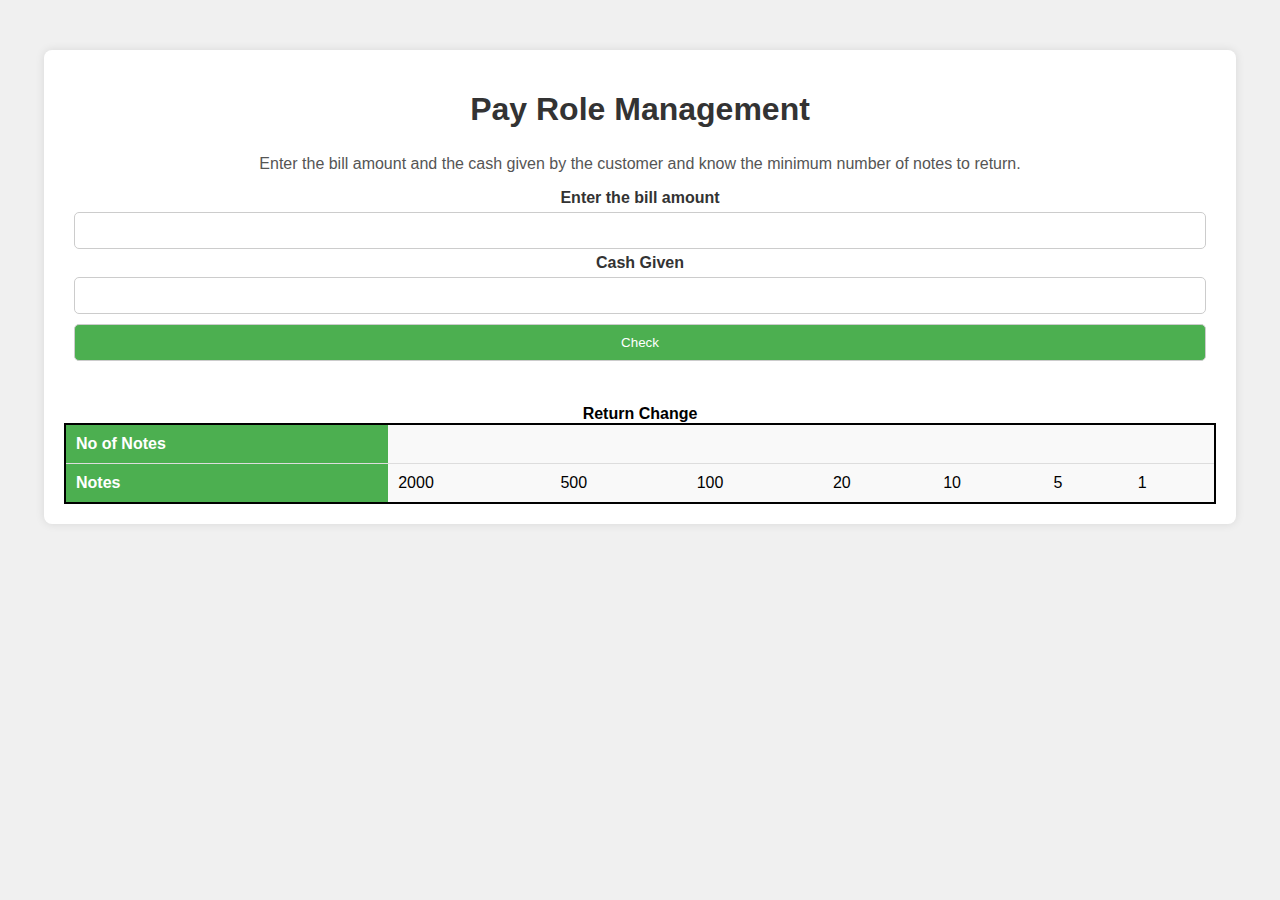
<file: project8.html>
<!DOCTYPE html>
<html lang="en">

<head>
    <meta charset="UTF-8">
    <meta http-equiv="X-UA-Compatible" content="IE=edge">
    <meta name="viewport" content="width=device-width, initial-scale=1.0">
    <title>Pay Role Management</title>
    <style>
        body {
            font-family: Arial, sans-serif;
            background-color: #f0f0f0;
            margin: 0;
            padding: 0;
        }

        .container {
            display: flex;
            flex-direction: column;
            align-items: center;
            justify-content: center;
            width: 90%;
            margin: 50px auto;
            padding: 20px;
            background-color: #ffffff;
            border-radius: 8px;
            box-shadow: 0 0 10px rgba(0, 0, 0, 0.1);
        }

        h1 {
            text-align: center;
            color: #333;
        }

        p.description {
            text-align: center;
            margin-top: 5px;
            color: #555;
        }

        label {
            font-weight: bold;
            color: #333;
        }

        input, select, button {
            width: calc(100% - 20px);
            padding: 10px;
            margin: 5px 0;
            box-sizing: border-box;
            border: 1px solid #ccc;
            border-radius: 5px;
        }

        button {
            background-color: #4caf50;
            color: white;
            cursor: pointer;
        }

        button:hover {
            background-color: #45a049;
        }

        .error-message {
            color: red;
            font-size: 14px;
            margin-top: 5px;
        }

        .table {
            width: 100%;
            margin-top: 20px;
            border-collapse: collapse;
            border: 2px solid black;
        }

        th, td {
            padding: 10px;
            text-align: left;
            border-bottom: 1px solid #ddd;
        }

        th {
            background-color: #4caf50;
            color: white;
        }

        td {
            background-color: #f9f9f9;
        }

        @media screen and (max-width: 600px) {
            .container {
                width: 90%;
            }
        }
    </style>
</head>

<body>
    <div class="container">
        <h1>Pay Role Management</h1>
        <p class="description">Enter the bill amount and the cash given by the customer and know the minimum number of notes to return.</p>

        <label for="input-bill">Enter the bill amount</label>
        <input class="input-bill" id="bill" type="number">

        <label for="cash-given">Cash Given</label>
        <input class="cash-given" id="cash" type="number">

        <button class="check-btn" id="btn">Check</button>

        <p id="error" class="error-message"></p>

        <table class="table">
            <caption><strong>Return Change</strong></caption>
            <tr>
                <th class="row">No of Notes</th>
                <td class="no-of-notes"></td>
                <td class="no-of-notes"></td>
                <td class="no-of-notes"></td>
                <td class="no-of-notes"></td>
                <td class="no-of-notes"></td>
                <td class="no-of-notes"></td>
                <td class="no-of-notes"></td>
            </tr>
            <tr>
                <th class="row">Notes</th>
                <td class="row">2000</td>
                <td class="row">500</td>
                <td class="row">100</td>
                <td class="row">20</td>
                <td class="row">10</td>
                <td class="row">5</td>
                <td class="row">1</td>
            </tr>
        </table>
    </div>

    <script>
        var inputBill = document.getElementById("bill");
        var cashGiven = document.getElementById("cash");
        var checkBtn = document.getElementById("btn");
        var errMsg = document.getElementById("error");
        var noOfNotes = document.querySelectorAll(".no-of-notes");
        var notes = [2000, 500, 100, 20, 10, 5, 1];

        function errorHandle(error) {
            errMsg.textContent = error;
            errMsg.style.display = "block";
        }

        function hideMessage() {
            errMsg.style.display = "none";
        }

        function clickHandler() {
            hideMessage();
            if (inputBill.value < 0) {
                errorHandle("Please enter a positive value for the bill amount.");
                return;
            } else {
                var remaining = cashGiven.value - inputBill.value;
                if (remaining < 0) {
                    errorHandle("Cash given should be greater than or equal to the bill amount.");
                    return;
                } else {
                    for (var i = 0; i < notes.length; i++) {
                        const paisa = Math.trunc(remaining / notes[i]);
                        remaining %= notes[i];
                        noOfNotes[i].textContent = paisa;
                    }
                }
            }
        }

        checkBtn.addEventListener("click", clickHandler);
    </script>
</body>

</html>
</file>
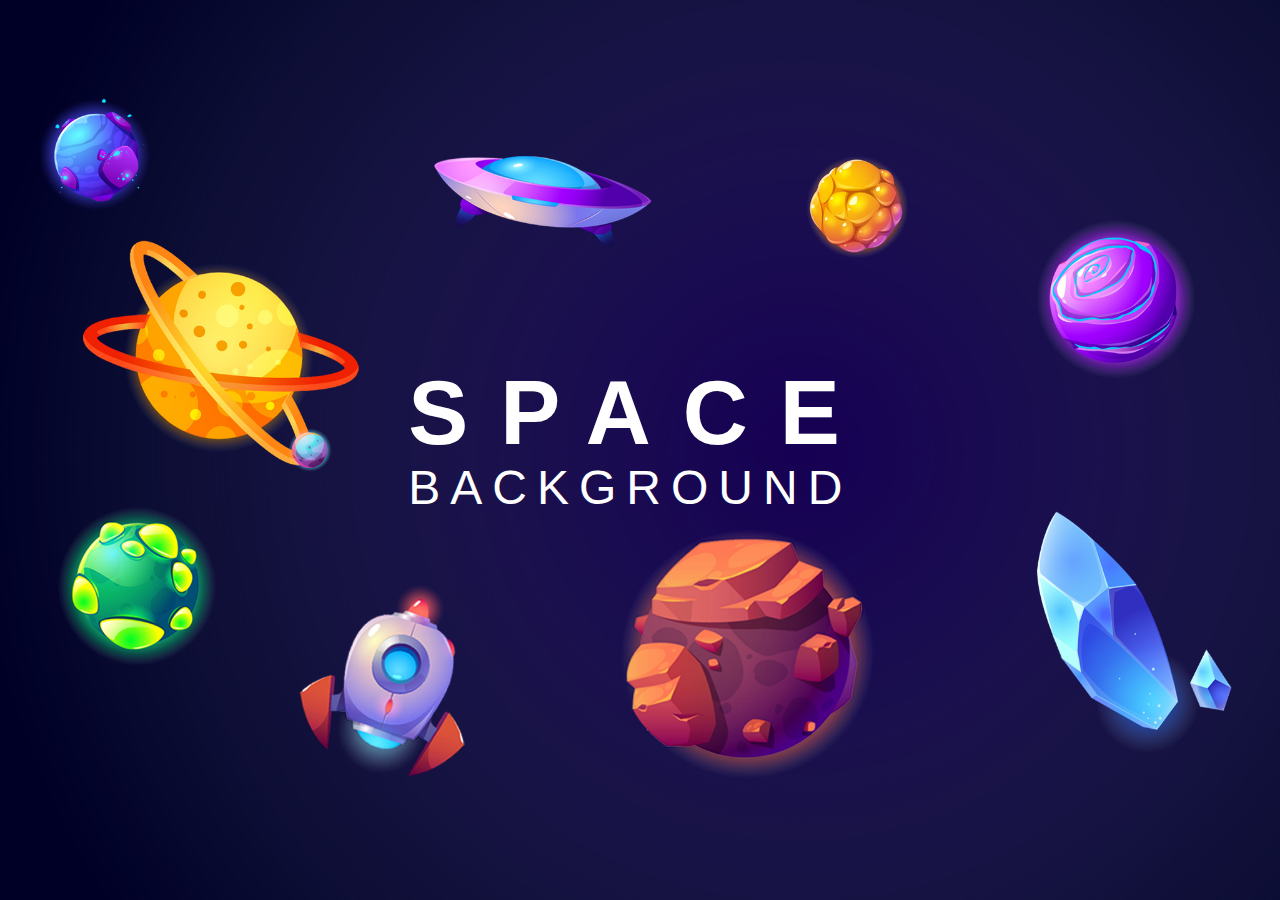
<file: project9.html>
<!DOCTYPE html>
<html lang="en" dir="ltr">
  <head>
    <meta charset="utf-8">
    <meta name="viewport" content="width=device-width, initial-scale=1.0">
    <title>Parallax Mousemove Effect | Change Background Position On Mousemove</title>
    <style>
      *{
  margin: 0;
  padding: 0;
  box-sizing: border-box;
}

body{
  font-family: "Segoe UI", sans-serif;
  background: url(bg.png)no-repeat;
  background-size: cover;
  height: 100vh;
}

.container{
  position: relative;
  width: 100%;
  height: 100%;
  display: flex;
  justify-content: center;
  align-items: center;
  overflow: hidden;
}

.container img{
  position: absolute;
  width: 100%;
  height: 100%;
  top: 0;
  left: 0;
  object-fit: contain;
}

.container h2{
  z-index: 1;
  position: relative;
  color: #fff;
  font-size: 90px;
  text-transform: uppercase;
  font-weight: 900;
  letter-spacing: 32px;
  line-height: 60px;
}

.container h2 span{
  font-size: 48px;
  font-weight: 500;
  letter-spacing: 10px;
}

@media (max-width:800px){
  .container h2{
    font-size: 60px;
    letter-spacing: 19px;
    line-height: 35px;
  }

  .container h2 span{
    font-size: 26px;
  }
}
    </style>
  </head>
  <body>

    <div class="container">
      <h2 class="object" data-value="3">Space<br><span>Background</span></h2>
      <img src="1.png" class="object" data-value="-2" alt="">
      <img src="2.png" class="object" data-value="6" alt="">
      <img src="3.png" class="object" data-value="4" alt="">
      <img src="4.png" class="object" data-value="-6" alt="">
      <img src="5.png" class="object" data-value="8" alt="">
      <img src="6.png" class="object" data-value="-4" alt="">
      <img src="7.png" class="object" data-value="5" alt="">
      <img src="8.png" class="object" data-value="-9" alt="">
      <img src="9.png" class="object" data-value="-5" alt="">
    </div>

    <script type="text/javascript">
    document.addEventListener("mousemove", parallax);
    function parallax(e){
      document.querySelectorAll(".object").forEach(function(move){

        var moving_value = move.getAttribute("data-value");
        var x = (e.clientX * moving_value) / 250;
        var y = (e.clientY * moving_value) / 250;

        move.style.transform = "translateX(" + x + "px) translateY(" + y + "px)";
      });
    }
    </script>

  </body>
</html>
</file>
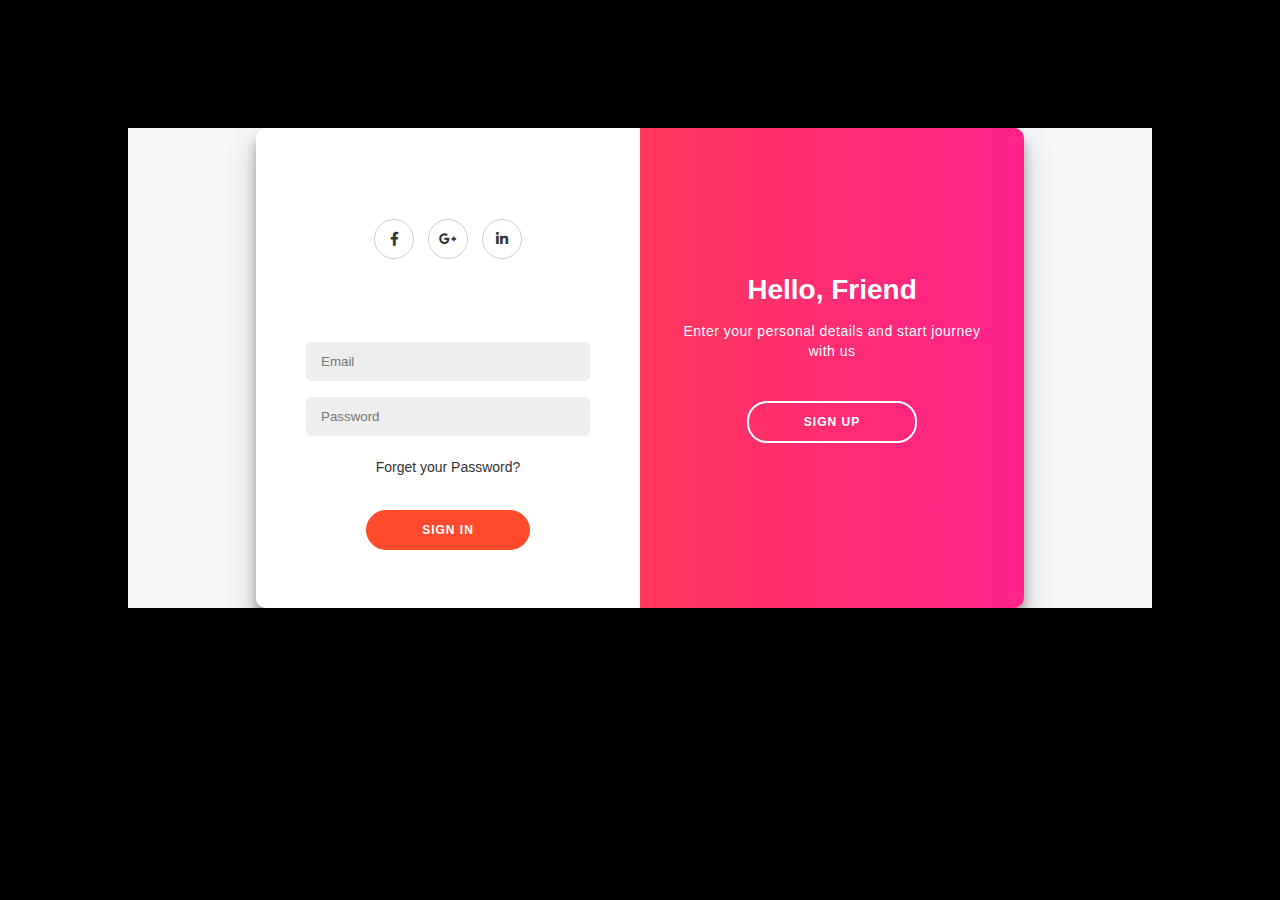
<file: Sliding Login Form (1).html>
<!DOCTYPE html>
<html>
<head>
	<title>Sliding Login Form</title>
	<link rel="stylesheet" type="text/css" href="style.css">
	<link rel="stylesheet" type="text/css" href="https://cdnjs.cloudflare.com/ajax/libs/font-awesome/5.14.0/css/all.min.css">
</head>
<style>
	@import url('https://fonts.googleapis.com/css?family=Montserrat:400,800');
*{
	box-sizing: border-box;
}
body{
	align-items: center;
	display: flex;
	justify-content:center;
	flex-direction: column;
	background: #f6f5f7;
	font-family: 'monserrat', sans-serif;
	min-height: 100%;
	margin: 10%;
}
.container{
	position: relative;
	width: 768px;
	max-width: 100%;
	min-height: 480px;
	background: #fff;
	border-radius: 10px;
	overflow: hidden;
	box-shadow: 0 14px 28px rgba(0,0,0,0.25),
				0 10px 10px rgba(0,0,0,0.22)
}
.sign-up, .sign-in{
	position: absolute;
	top: 0;
	left: 0;
	height: 100%;
	transition: all 0.6s ease-in-out;
}
.sign-up{
	width: 50%;
	opacity: 0;
	z-index: 1
}
.sign-in{
	width: 50%;
	z-index: 2;
}
form{
	background: #fff;
	display: flex;
	align-items: center;
	justify-content: center;
	flex-direction: column;
	padding: 0 50px;
	height: 100%;
	text-align: center;
}
h1{
	font-weight: bold;
	margin: 0;
}
p{
	font-size: 14px;
	font-weight: 100;
	line-height: 20px;
	letter-spacing: 0.5px;
	margin: 15px 0 20px;
}
input{
	background: #eee;
	padding: 12px 15px;
	margin: 8px 15px;
	width: 100%;
	border-radius: 5px;
	border: none;
	outline: none;
}
a{
	color: #333;
	font-size: 14px;
	text-decoration: none;
	margin: 15px 0;
}
button{
	color: #fff;
	background: #ff4b2b;
	font-size: 12px;
	font-weight: bold;
	padding: 12px 55px;
	margin: 20px;
	border-radius: 20px;
	border: 1px solid #ff4b2b;
	outline: none;
	letter-spacing: 1px;
	text-transform: uppercase;
	transition: transform 80ms ease-in;
	cursor: pointer;
}
button:active{
	transform: scale(0.90);
}
#signIn, #signUp{
	background-color: transparent;
	border: 2px solid #fff;
}
.container.right-panel-active .sign-in{
	transform: translateX(100%);
}
.container.right-panel-active .sign-up{
	transform: translateX(100%);
	opacity: 1;
	z-index: 5;
	animation: show 0.6s;
}
@keyframes show{
	0%, 49.99%{
		opacity: 0;
		z-index: 1;
	}
	50%, 100%{
		opacity: 1;
		z-index: 5;
	}
}
.overlay-container{
	position: absolute;
	top: 0;
	left: 50%;
	width: 50%;
	height: 100%;
	overflow: hidden;
	transition: transform 0.6s ease-in-out;
	z-index: 100;
}
.container.right-panel-active .overlay-container{
	transform: translateX(-100%);
}
.overlay{
	position: relative;
	color: #fff;
	background: #ff416c;
	left: -100%;
	height: 100%;
	width: 200%;
	background: linear-gradient(to right, #ff4b28, #ff228c);
	transform: translateX(0);
	transition: transform 0.6s ease-in-out;
}
.container.right-panel-active .overlay{
	transform: translateX(50%);
}
.overlay-left, .overlay-right{
	position: absolute;
	display: flex;
	align-items: center;
	justify-content: center;
	flex-direction: column;
	padding: 0 40px;
	text-align: center;
	top: 0;
	height: 100%;
	width: 50%;
	transform: translateX(0);
	transition: transform 0.6s ease-in-out;
}
.overlay-left{
	transform: translateX(-20%);
}
.overlay-right{
	right: 0;
	transform: translateX(0);
}
.container.right-panel-active .overlay-left{
	transform: translateX(0);
}
.container.right-panel-active .overlay-right{
	transform: translateX(20%);
}
.social-container{
	margin: 20px 0;
}
.social-container a{
	height: 40px;
	width: 40px;
	margin: 0 5px;
	display: inline-flex;
	justify-content: center;
	align-items: center;
	border: 1px solid #ccc;
	border-radius: 50%;
}
</style>
<body>
	<div class="container" id="main">
		<div class="sign-up">
			<form action="#">
				<h1>Create Account</h1>
				<div class="social-container">
					<a href="#" class="social"><i class="fab fa-facebook-f"></i></a>
					<a href="#" class="social"><i class="fab fa-google-plus-g"></i></a>
					<a href="#" class="social"><i class="fab fa-linkedin-in"></i></a>
				</div>
				<p>or use your email for registration</p>
				<input type="text" name="txt" placeholder="Name" required="">
				<input type="email" name="email" placeholder="Email" required="">
				<input type="password" name="pswd" placeholder="Password" required="">
				<button>Sign Up</button>
			</form>
		</div>
		<div class="sign-in">
			<form action="#">
				<h1>Sign in</h1>
				<div class="social-container">
					<a href="#" class="social"><i class="fab fa-facebook-f"></i></a>
					<a href="#" class="social"><i class="fab fa-google-plus-g"></i></a>
					<a href="#" class="social"><i class="fab fa-linkedin-in"></i></a>
				</div>
				<p>or use your account</p>
				<input type="email" name="email" placeholder="Email" required="">
				<input type="password" name="pswd" placeholder="Password" required="">
				<a href="#">Forget your Password?</a>
				<button>Sign In</button>
			</form>
		</div>
		<div class="overlay-container">
			<div class="overlay">
				<div class="overlay-left">
					<h1>Wellcome Back!</h1>
					<p>To keep connected with us please login with your personal info</p>
					<button id="signIn">Sign In</button>
				</div>
				<div class="overlay-right">
					<h1>Hello, Friend</h1>
					<p>Enter your personal details and start journey with us</p>
					<button id="signUp">Sign Up</button>
				</div>
			</div>
		</div>
	</div>
	<script type="text/javascript">
		const signUpButton = document.getElementById('signUp');
		const signInButton = document.getElementById('signIn');
		const main = document.getElementById('main');

		signUpButton.addEventListener('click', () => {
			main.classList.add("right-panel-active");
		});
		signInButton.addEventListener('click', () => {
			main.classList.remove("right-panel-active");
		});
	</script>
</body>
</html>
</file>
<file: style.css>
/*****COMMON CSS SECTION*****/
* {
	box-sizing: border-box;
	margin: 0;
	padding: 0;
	-outline: 0;
	font-family:  sans-serif, arial;
}
html, body 
	{
	font-size: 14px;
	font-weight: 400;
	background: #000000;
	color: #fff;
}
.container {
	width: 1100px;
	margin: 0px auto;
	display: table;
}
.width-33 {
	width: 33%;
	float: left;
}
.width-66 {
	width: 66%;
	float: left;
}
/*****MENU SECTION*****/
.main-panel {
	width: 100%;
	float: left;
	padding-top: 20px;
	padding-bottom: 50px;
	height: 100vh;
}

.logo {
	font-size: 40px;
	font-weight: 600;
}

.span-col {
	color: #ffbf35;
}

nav {
	float: right;
}

nav a {
	text-decoration: none;
	font-size: 16px;
	font-weight: 500;
	margin-left: 20px;
	color: white;
}
/*****Main BANNER*****/
.width-50 {
	float: left;
	width: 50%;
}
.banner-section {
	width: 100%;
	float: left;
	margin-top: 25vh;
}
.banner-section h1 {
	font-size: 48px;
	margin-top: 10px;
	font-weight: bolder;
}
.banner-section h2 {
	font-size: 20px;
	line-height: 25px;
	margin-top: 10px;
	font-weight: 400;
}
.banner-section a {
	float: left;
	text-decoration: none;
	font-size: 18px;
	margin-top: 20px;
	border-radius: 50%;
	text-align: center;
	border: 2px solid #ffbf35;
	color: #ffbf35;
	margin-left: 10px;
	height: 50px;
	width: 50px;
	line-height: 50px;
}
/*****Main BANNER IMAGE*****/
.main-panel img {
	margin-top: 10%;
	width: 100%;
	margin-left: 10%;
}
/*ABOUT US SECTION*/
.main-section {
	width: 100%;
	float: left;
	padding: 110px 0px 110px 0px;
}
.width-100 {
	width: 100%;
	float: left;
}
.mt-20 {
	margin-top: 20px;
}
.heading-text {
	width: 100%;
	float: left;
	font-size: 35px;
	text-align: center;
	margin-bottom: 50px;
	color: #ffbf35;
}
.about-img {
	width: 100%;
	padding: 0px 50px;
	margin-top: 20px;
}
.about-us {
	width: 100%;
	float: left;
	padding: 20px;
}
.about-us p {
	font-size: 16px;
	margin-top: 15px;
	line-height: 27px;
}
table {
	width: 100%;
}
table th,
table td {
	font-size: 16px;
	text-align: left;
	padding: 5px 0px;
}
/*****SKILL SECTION*****/
.skill {
	margin-top: 30px;
	font-size: 17px;
}

.skill span {
	float: right;
}

.skill div {
	width: 100%;
	float: left;
	margin-top: 5px;
	background: #e7e7e7;
	border-radius: 10px;
}

.skill div span {
	background: #ffbf35;
	height: 5px;
	float: left;
}

div[role="progressbar"] {
	color: #ffbf35;
	margin-left: 100px;
	margin-bottom: 20px;
	width: 100px;
	;
	height: 100px;
	;
	border-radius: 50%;

	place-items: center;
	display: grid;

	--pgPercentage: var(--value);
	background: radial-gradient(closest-side, black 80%, transparent 0 99.9%, black 0),
		conic-gradient(#ffbf35 calc(var(--pgPercentage) * 1%), #ffe6af 0);

}
/*****EXPERIENCE SECTION*****/
.bg-lightgrey {
	background-color: #1a1a1a;
}
.edu-exp {
	padding: 10px 0px;
	width: 48%;
	margin: 1%;
	float: left;
	padding-left: 10px;
}
.experience-list {
	width: 100%;
	float: left;
	padding: 30px 10px;
	background: #262626;
	margin-bottom: 20px;
}
.experience-content {
	width: 100%;
	float: left;
	margin-left: 10px;
}
.experience-content h2 {

	font-weight: 600;
	margin-bottom: 5px;
	font-size: 20px;
}
.experience-content h3 {
	color: #ffbf35;
	font-weight: 500;
	margin-bottom: 2px;
	font-size: 17px;
}
.experience-content p {
	font-size: 15px;
}
/*SERVICE SECTION*/
.service-list {
	padding: 40px;
	margin-top: 35px;
	background: #262626;
	border-radius: 15px;
	width: 94%;
	float: left;
}

.service-list i {
	font-size: 50px;
	color: #ffbf35;
	width: 70px;
	float: left;
}

.service-list h3 {
	font-size: 28px;
	margin-top: 8px;
	margin-bottom: 15px;
}

.service-list p {
	font-size: 15px;
	line-height: 25px;
}
/*****TESTIMONIAL SECTION*****/
.testimonial {
	width: 32%;
	float: left;
	margin-right: 1%;
	margin-top: 50px;
}

.testimonial-content {
	background: #262626;
	color: #cfcfcf;
	width: 100%;
	float: left;
	padding: 0px 20px 20px 20px;
	font-size: 16px;
	line-height: 28px;
	position: relative;
	text-align: center
}

.testimonial i {
	color: #ffbf35;
	font-size: 35px;
	margin-top: 60px;
}

.testimonial-img {
	width: 100%;
	float: left;
	text-align: center;
	position: absolute;
	left: 0px;
	top: -35px;
}

.testimonial-img img {
	width: 80px;
	height: 80px;
	border: 3px solid white;
	border-radius: 50%;
}

.testimonial-name {
	width: 100%;
	float: left;
}

.testimonial-name h5 {
	color: #ffbf35;
	font-size: 20px;
	margin-top: 10px;
}

.testimonial-name p {
	font-size: 16px;
}
/*PORTFOLIO SECTION*/
.gallery {
	width: 100%;
	float: left;
	margin-top: 30px;
}
.gallery img {
	height: auto;
	width: 95%;
	margin-bottom: 20px;
}
/*CONTACT US SECTION*/
.contact form {
	width: 66%;
	margin: 0px auto;
}
.contact input,
textarea {
	width: 100%;
	float: left;
	margin-bottom: 20px;
	height: 40px;
	padding: 10px;
	border: 1px solid #a1a1a1;
}
.contact textarea {
	height: 80px;
}
.contact button {
	width: 100%;
	float: left;
	margin-bottom: 20px;
	height: 40px;
	padding: 10px;
	background: #ffbf35;
	color: #fff;
	border: none;
	font-size: 16px;
}
.contact h3 {
	font-size: 26px;
	text-align: center;
	margin-top: 60px;
	color: #ffbf35;
}
.contact h4 {
	font-size: 22px;
	text-align: center;
	margin-top: 10px;
}
.contact p {
	text-align: center;
	font-size: 16px;
	margin-top: 5px;
}
/*****FOOTER SECTION*****/
.footer {
	background-color: #202020;
	padding: 30px 0px 40px 0px;
	width: 100%;
	float: left;
}
.footer-sect {
	color: #b3b3b3;
}
.footer-sect a {
	color: #b3b3b3;
	margin-left: 10px;
	text-decoration: none;
	font-size: 18px;
	text-align: center;
}
.social-icon a i {
	width: 50px;
	height: 50px;
	border: 1px solid #cdcdcd;
	line-height: 50px;
	font-size: 20px;
	border-radius: 50%;
}
</file>
